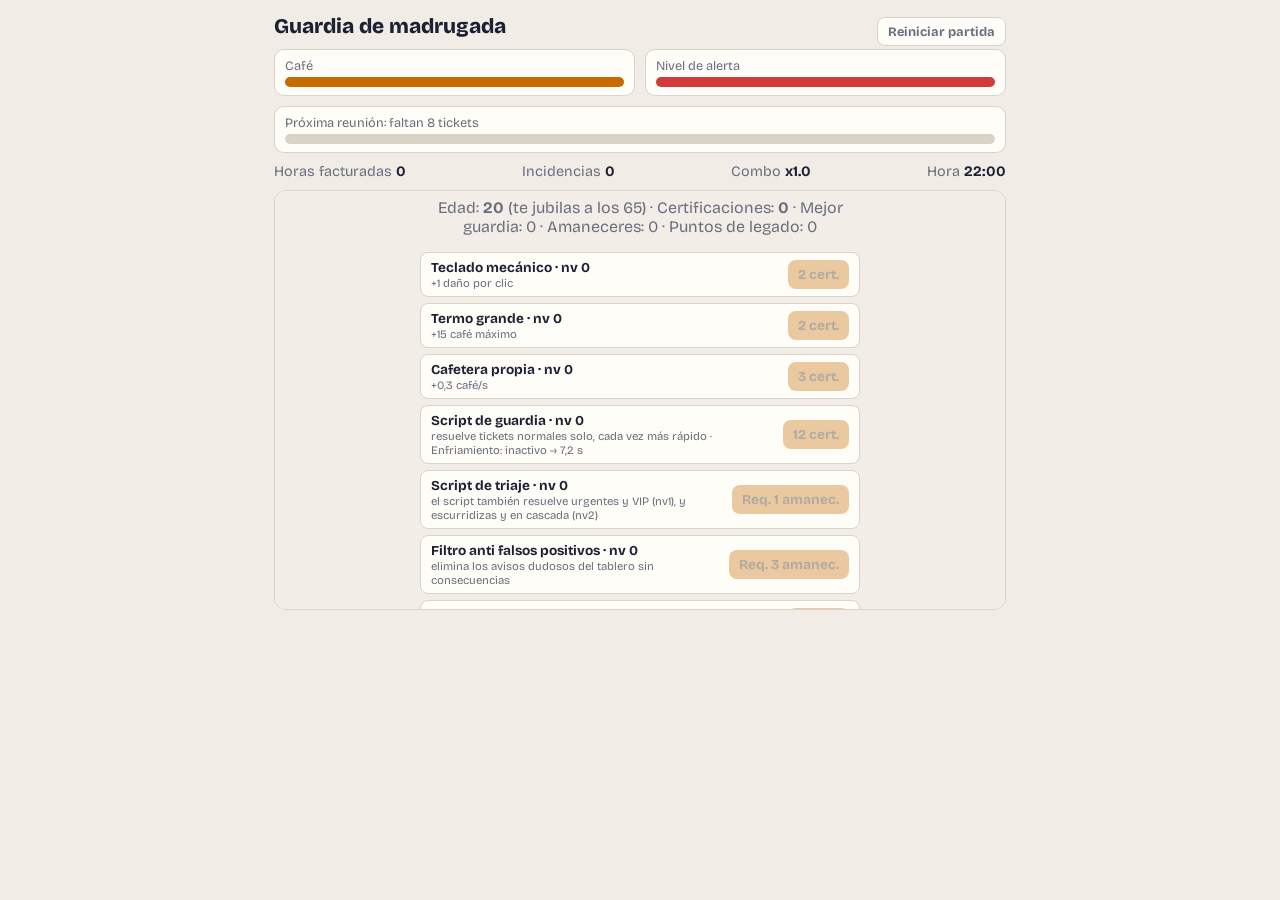
<file: Guardia de madrugada.html>
<!DOCTYPE html>
<html lang="es">
<head>
<meta charset="utf-8">
<meta name="viewport" content="width=device-width, initial-scale=1, viewport-fit=cover">
<title>Guardia de madrugada</title>
<link href="https://fonts.googleapis.com/css2?family=Bricolage+Grotesque:wght@400;700;800&display=swap" rel="stylesheet">
<style>
:root{--bg:#f1ede6;--panel:#fffdf8;--ink:#1d2033;--mute:#6a6d80;--line:#d9d3c7;--amber:#c76a00;--alert:#d23b3b;--ok:#2d7a5a;--tk:#fffaf0;
box-sizing:border-box;padding-top:env(safe-area-inset-top,0px);padding-bottom:env(safe-area-inset-bottom,0px)}
@media (prefers-color-scheme:dark){:root:not([data-theme="light"]){--bg:#12142a;--panel:#1b1e3a;--ink:#ece8dd;--mute:#9a9cb8;--line:#2e3260;--amber:#ffb454;--alert:#ff6b6b;--ok:#5fd0a0;--tk:#262a4d}}
:root[data-theme="dark"]{--bg:#12142a;--panel:#1b1e3a;--ink:#ece8dd;--mute:#9a9cb8;--line:#2e3260;--amber:#ffb454;--alert:#ff6b6b;--ok:#5fd0a0;--tk:#262a4d}
*{box-sizing:border-box}html,body{margin:0;background:var(--bg);color:var(--ink);font-family:"Bricolage Grotesque",system-ui,sans-serif}
main{max-width:760px;margin:0 auto;padding:14px}
h1{font-size:1.3rem;font-weight:800;margin:0 0 10px}
.hud{display:grid;grid-template-columns:1fr 1fr;gap:10px;margin-bottom:10px}
.m{background:var(--panel);border:1px solid var(--line);border-radius:10px;padding:8px 10px}
.m b{display:block;font-size:.8rem;font-weight:400;color:var(--mute);margin-bottom:4px}
.bar{height:10px;background:var(--line);border-radius:6px;overflow:hidden}.bar i{display:block;height:100%;width:100%}
#cafe{background:var(--amber)}#alerta{background:var(--alert)}
.stats{display:flex;justify-content:space-between;font-size:.9rem;margin-bottom:10px;color:var(--mute)}.stats span b{color:var(--ink)}
#arena{position:relative;height:min(56vh,420px);background:var(--panel);border:1px solid var(--line);border-radius:12px;overflow:hidden;touch-action:manipulation;user-select:none}
.tk{position:absolute;width:132px;padding:7px 8px;background:var(--tk);border:2px solid var(--line);border-left:6px solid var(--amber);border-radius:6px;font-size:.78rem;cursor:pointer;line-height:1.2}
.tk.u{border-left-color:var(--alert)}.tk.c{border-left-color:var(--ok);font-weight:700}
.tk em{display:block;font-style:normal;color:var(--mute);font-size:.7rem;margin-bottom:4px}
.tk .h,.tk .t{height:4px;border-radius:3px;margin-top:3px}.tk .h{background:var(--ok)}.tk .t{background:var(--mute);opacity:.5}
.tk.hit{transform:translateX(3px)}.tk.m{border-left-color:#8a5cff}.tk.k{border-left-color:#e0a030;border-style:dashed}.tk.f{opacity:.7;border-style:dotted}.tk.v{border-left-color:gold}.tk.g{width:190px;border-width:4px;border-left-color:var(--alert);font-weight:800}.tk.b{width:170px;border-width:3px;border-left-color:var(--alert);font-weight:800}
.ov{position:absolute;inset:0;background:color-mix(in srgb,var(--bg) 92%,transparent);display:flex;flex-direction:column;align-items:center;justify-content:center;padding:16px;text-align:center;overflow:auto}
.fl{position:absolute;font-weight:800;font-size:.85rem;pointer-events:none;z-index:20;white-space:nowrap;text-shadow:0 1px 2px var(--bg);animation:fup .9s ease-out forwards}@keyframes fup{to{transform:translateY(-34px);opacity:0}}@media (prefers-reduced-motion:reduce){.fl{animation:none}}.ov{z-index:50}.ov.off{display:none}.ov p{max-width:46ch;margin:6px 0;color:var(--mute)}
button{font:inherit;font-weight:700;background:var(--amber);color:#1d1400;border:0;border-radius:8px;padding:10px 16px;cursor:pointer}
button:disabled{opacity:.35;cursor:not-allowed}button:focus-visible{outline:3px solid var(--ink);outline-offset:2px}
.shop{display:grid;gap:6px;width:100%;max-width:440px;margin:10px 0}
.shop div{display:flex;justify-content:space-between;align-items:center;gap:8px;background:var(--panel);border:1px solid var(--line);border-radius:8px;padding:6px 10px;text-align:left;font-size:.85rem}
.shop small{color:var(--mute);display:block}.shop button{padding:6px 10px;white-space:nowrap}
@media (prefers-reduced-motion:no-preference){.tk{transition:transform .06s}}
</style>
</head>
<body>
<main>
<div style="display:flex;justify-content:space-between;align-items:center;gap:8px"><h1>Guardia de madrugada</h1><button id="rst" style="background:var(--panel);color:var(--mute);border:1px solid var(--line);padding:6px 10px;font-size:.8rem">Reiniciar partida</button></div>
<div class="hud">
 <div class="m"><b>Café <span id="cn"></span></b><div class="bar"><i id="cafe"></i></div></div>
 <div class="m"><b>Nivel de alerta <span id="an"></span></b><div class="bar"><i id="alerta"></i></div></div>
 <div class="m" style="grid-column:1/-1"><b>Próxima reunión: faltan <span id="mt">8</span> tickets</b><div class="bar"><i id="reu" style="width:0;background:var(--ok)"></i></div></div>
</div>
<div class="stats"><span>Horas facturadas <b id="money">0</b></span><span>Incidencias <b id="done">0</b></span><span>Combo <b id="combo">x1.0</b></span><span>Hora <b id="time">22:00</b></span></div>
<div id="arena">
 <div class="ov" id="ov"></div>
</div>
</main>
<script>
const NAMES=["Error 500 en producción","Disco al 100%","Certificado caducado","Backup fallido","“No me va el wifi”","Servidor sin ping","Deploy roto","Contraseña olvidada","Base de datos lenta","VPN caída"];
const UP=[
 {k:"pow",n:"Teclado mecánico",d:"+1 daño por clic",c:2},
 {k:"cafe",n:"Termo grande",d:"+15 café máximo",c:2},
 {k:"regen",n:"Cafetera propia",d:"+0,3 café/s",c:3},
 {k:"auto",n:"Script de guardia",d:"resuelve tickets normales solo, cada vez más rápido",c:12,g:2},{k:"autoT",n:"Script de triaje",d:"el script también resuelve urgentes y VIP (nv1), y escurridizas y en cascada (nv2)",c:15,g:2.2,max:2,need:1},{k:"filt",n:"Filtro anti falsos positivos",d:"elimina los avisos dudosos del tablero sin consecuencias",c:25,g:2,max:1,need:3},
 {k:"alert",n:"Buena reputación",d:"+15 alerta máxima",c:3},
 {k:"mult",n:"Tarifa de consultor",d:"+25% horas facturadas",c:4}];
const DEF={pow:0,cafe:0,regen:0,auto:0,autoT:0,filt:0,alert:0,mult:0,certs:0,best:0,dawns:0,age:20,runs:0,lifeH:0,lifeD:0,leg:0,ret:0,L1:0,L2:0,L3:0};let P=Object.assign({},DEF);
try{const s=localStorage.getItem("gdm");if(s)P=Object.assign(P,JSON.parse(s))}catch(e){}
const save=()=>{try{localStorage.setItem("gdm",JSON.stringify(P))}catch(e){}};
const $=id=>document.getElementById(id),arena=$("arena"),ov=$("ov");
const DAY=240,clk=t=>{const m=(1320+Math.floor(Math.min(t,DAY)/DAY*480))%1440;return String(m/60|0).padStart(2,"0")+":"+String(m%60).padStart(2,"0")};
let R=null,last=0,raf=0;
const cd=n=>n>0?Math.max(2,8-n*.8).toFixed(1).replace(".",",")+" s":"inactivo";
const LG=[{k:"L1",n:"Ahorros",d:"empiezas cada carrera con 3 certificaciones por nivel"},{k:"L2",n:"Contactos",d:"+10% horas facturadas por nivel"},{k:"L3",n:"Experiencia",d:"+1 de daño por clic por nivel"}];
const cost=u=>Math.ceil(u.c*Math.pow(u.g||1.55,P[u.k]));
function start(){
 arena.querySelectorAll(".tk").forEach(e=>e.remove());
 R={cafe:40+15*P.cafe,cafeMax:40+15*P.cafe,alert:0,alertMax:60+15*P.alert,money:0,done:0,t:0,sp:0,au:0,tk:[],on:true,pk:{},combo:0,ct:0,boss:0,next:8,prev:0,lv:0,paused:false};
 ov.classList.add("off");last=performance.now();raf=requestAnimationFrame(loop);
}
function spawn(ft){
 if(R.tk.length>=12&&!ft)return;
 const r=Math.random(),type=ft||(r<.08?"c":r<.2?"u":r<.3?"m":r<.38?"k":r<.46?"f":r<.52?"v":"n"),scale=1+R.t/55;
 const hp=type==="c"?1:Math.ceil({u:6,n:3,m:3,k:3,f:2,v:4,b:28,g:40}[type]*scale),ttl={u:6,c:5,n:9,m:8,k:8,f:7,v:4,b:15,g:35}[type]*(1+.25*(R.pk.time||0))*(type==="u"&&R.pk.greed?.7:1)*(type==="b"||type==="g"?1:1-.3*Math.min(1,R.t/DAY));
 const el=document.createElement("div");el.className="tk "+type;
 el.innerHTML="<em>"+({u:"URGENTE",c:"Descanso",m:"Escurridiza",k:"En cascada",f:"Aviso dudoso",v:"Cliente VIP",b:"JEFE",g:"JEFE FINAL"}[type]||"Ticket")+"</em>"+(type==="c"?"Máquina de café":type==="f"?"Posible falsa alarma":type==="b"?"Caída total del servicio":type==="g"?"EL SERVIDOR LEGACY":NAMES[Math.random()*NAMES.length|0])+'<div class="h"></div><div class="t"></div>';
 el.style.left=Math.random()*(arena.clientWidth-(type==="b"||type==="g"?180:140))+"px";el.style.top=Math.random()*(arena.clientHeight-80)+"px";
 const o={el,hp,max:hp,ttl,life:ttl,type,x:parseFloat(el.style.left),y:parseFloat(el.style.top),vx:(Math.random()-.5)*160,vy:(Math.random()-.5)*160};
 el.addEventListener("pointerdown",ev=>{ev.preventDefault();hitT(o)});
 arena.appendChild(el);R.tk.push(o);
}
function hitT(o){
 if(!R||!R.on||R.paused||R.cafe<1)return;
 if(o.type==="f"){R.cafe=Math.max(0,R.cafe-3);R.alert+=10;fl(o,"-3 café, +10 alerta","var(--alert)");kill(o);return}
 R.cafe-=1;const cr=Math.random()<.1+.15*(R.pk.crit||0);o.hp-=(1+P.pow+P.L3)*(cr?3:1);if(cr){o.el.style.outline="3px solid var(--amber)";setTimeout(()=>o.el.style.outline="",200)}if(R.pk.area)R.tk.filter(x=>x!==o&&x.type!=="c"&&(x.type!=="f"||!R.pk.safe)).sort(()=>Math.random()-.5).slice(0,R.pk.area).forEach(x=>{if(x.type==="f"){R.cafe=Math.max(0,R.cafe-3);R.alert+=10;fl(x,"-3 café, +10 alerta","var(--alert)");kill(x);return}x.hp-=1;if(x.hp<=0)solve(x);else x.el.querySelector(".h").style.width=(x.hp/x.max*100)+"%"});o.el.classList.add("hit");setTimeout(()=>o.el.classList.remove("hit"),60);
 if(o.hp<=0)solve(o);else o.el.querySelector(".h").style.width=(o.hp/o.max*100)+"%";
}
function solve(o,fromAuto){
 if(o.type==="c"){R.cafe=Math.min(R.cafeMax,R.cafe+15);fl(o,"+15 café","var(--ok)")}
 else{R.combo++;R.ct=3;const tm={u:R.pk.greed?3:2,v:4,b:5,g:8}[o.type]||1;const gn=Math.round(o.max*(1+.25*P.mult)*tm*(1+.1*P.L2)*(1+.1*Math.min(R.combo,15)));R.money+=gn;fl(o,"+"+gn+" h","var(--amber)");R.done++;R.alert=Math.max(0,R.alert-.5-1.5*(R.pk.calm||0));if(R.pk.coffee)R.cafe=Math.min(R.cafeMax,R.cafe+R.pk.coffee);if(o.type==="b"||o.type==="g")R.cafe=R.cafeMax;if(R.done>=R.next){R.prev=R.next;R.next+=16+8*R.lv;R.lv++;meeting()}}
 kill(o);
}
const PK=[{k:"area",n:"Clic en área",d:"Cada clic daña también a 1 ticket más al azar, ¡aunque sea un aviso dudoso!"},{k:"greed",n:"Horas extra",d:"Los urgentes pagan x3 pero caducan antes"},{k:"coffee",n:"Cafetera en la mesa",d:"+1 café por cada resolución"},{k:"time",n:"Prórroga de plazos",d:"+25% de tiempo en incidencias nuevas"},{k:"crit",n:"Dedos de pianista",d:"+15% de probabilidad de crítico (x3)"},{k:"calm",n:"Reunión de equipo",d:"Al resolver un ticket, la alerta baja 1,5 más por nivel (base: 0,5)"},{k:"safe",n:"Clic selectivo",d:"El daño en área ignora los avisos dudosos (requiere Clic en área)",need:"area"}];
function meeting(){R.paused=true;const o=PK.filter(p=>!p.need||R.pk[p.need]).sort(()=>Math.random()-.5).slice(0,3);ov.innerHTML='<h2>Reunión de las 3 a.m.</h2><p>Elige una mejora para esta guardia.</p><div class="shop">'+o.map(p=>'<div><span><b>'+p.n+(R.pk[p.k]?' · nv '+R.pk[p.k]:'')+'</b><small>'+p.d+'</small></span><button data-p="'+p.k+'">Elegir</button></div>').join("")+'</div>';ov.classList.remove("off");ov.querySelectorAll("[data-p]").forEach(b=>b.onclick=()=>{R.pk[b.dataset.p]=(R.pk[b.dataset.p]||0)+1;ov.classList.add("off");R.paused=false})}
function fl(o,t,c){const e=document.createElement("div");e.className="fl";e.textContent=t;e.style.left=Math.max(0,Math.min(arena.clientWidth-100,o.x))+"px";e.style.top=o.y+"px";e.style.color=c;arena.appendChild(e);setTimeout(()=>e.remove(),900)}
function expire(o){if(o.type!=="c"&&o.type!=="f"){const a=o.type==="g"?R.alertMax:({u:14,b:25,v:4})[o.type]||7;R.alert+=a;if(o.type==="g")R.leg=1;fl(o,o.type==="g"?"¡SE HA CAÍDO TODO!":"+"+a+" alerta","var(--alert)");R.combo=0;if(o.type==="k"){spawn("n");spawn("n")}}kill(o)}
function kill(o){o.el.remove();R.tk=R.tk.filter(x=>x!==o)}
function loop(now){
 if(!R||!R.on)return;
 const dt=Math.min(.1,(now-last)/1000);last=now;if(R.paused){raf=requestAnimationFrame(loop);return}R.t+=dt;
 R.cafe=Math.min(R.cafeMax,R.cafe+(.8+.3*P.regen)*dt);
 R.boss+=dt;if(R.boss>=60){R.boss=0;spawn("b")}if(!R.fb&&R.t>=DAY*.82){R.fb=1;spawn("g");fl({x:10,y:6},"¡EL SERVIDOR LEGACY SE HA CAÍDO!","var(--alert)")}R.ct-=dt;if(R.ct<=0)R.combo=0;R.sp+=dt;if(R.sp>=Math.max(.4,1.5-R.t/80)){R.sp=0;spawn()}
 if(P.auto>0){R.au+=dt;if(R.au>=Math.max(2,8-P.auto*.8)){R.au=0;const ok=["n"].concat(P.autoT>0?["u","v"]:[],P.autoT>1?["m","k"]:[]);const t=R.tk.find(x=>ok.includes(x.type));if(t)solve(t,1)}}
 for(const o of R.tk.slice()){
  if(P.filt&&o.type==="f"&&o.life<o.ttl-1.5){kill(o);continue}o.life-=dt;o.el.querySelector(".t").style.width=(o.life/o.ttl*100)+"%";
  if(o.type==="m"){const mx=arena.clientWidth-134,my=arena.clientHeight-70;o.x=Math.min(mx,Math.max(0,o.x+o.vx*dt));o.y=Math.min(my,Math.max(0,o.y+o.vy*dt));if(o.x<=0||o.x>=mx)o.vx*=-1;if(o.y<=0||o.y>=my)o.vy*=-1;o.el.style.left=o.x+"px";o.el.style.top=o.y+"px"}
  if(o.life<=0)expire(o)}
 hud();
 if(R.t>=DAY){R.won=true;return end("Son las 06:00. Has aguantado la noche y llega el relevo. Te vas a casa.",true)}
 if(R.alert>=R.alertMax)return end(R.leg?"El servidor legacy se ha caído del todo y se lleva tu guardia por delante.":"Te han despedido. Demasiadas incidencias sin resolver.");
 if(R.cafe<1&&!R.tk.length&&R.t>3)return end("Te quedas dormido sobre el teclado.");
 raf=requestAnimationFrame(loop);
}
function hud(){
 $("cafe").style.width=(R.cafe/R.cafeMax*100)+"%";$("alerta").style.width=(R.alert/R.alertMax*100)+"%";
 $("money").textContent=R.money;$("combo").textContent="x"+(1+.1*Math.min(R.combo,15)).toFixed(1);$("reu").style.width=Math.min(100,(R.done-R.prev)/(R.next-R.prev)*100)+"%";$("mt").textContent=Math.max(0,R.next-R.done);$("cn").textContent=Math.floor(R.cafe)+"/"+R.cafeMax;$("an").textContent=Math.min(R.alertMax,Math.round(R.alert))+"/"+R.alertMax;$("done").textContent=R.done;$("time").textContent=clk(R.t);
}
function retire(){const D=P.lifeD,H=P.lifeH;const e=D<10?['Jubilación forzosa','La empresa te prejubila con una caja de cartón y una taza conmemorativa.']:D>=35&&H>=6000?['Jubilación dorada','Casa en la playa, acciones y un servidor en la mesilla por si acaso. Nadie te llama a las 3 a.m.']:D>=20?['Jubilación tranquila','Un pueblo, un huerto y el móvil siempre en silencio. Casi.']:['Prejubilación con indemnización','Aguantaste lo justo para que pagarte fuera más barato que echarte.'];const lp=Math.floor(D*2+H/500)+(D>=35?10:0);P.leg+=lp;P.ret++;Object.assign(P,{age:20,runs:0,lifeD:0,lifeH:0,dawns:0,pow:0,cafe:0,regen:0,auto:0,autoT:0,filt:0,alert:0,mult:0,certs:3*P.L1});save();ov.innerHTML='<h2>'+e[0]+'</h2><p>'+e[1]+'</p><p>Noches completadas: <b>'+D+'</b> de 45 · Horas de la carrera: <b>'+H+'</b></p><p>Ganas <b>'+lp+' puntos de legado</b>. Empiezas una nueva carrera a los 20 años.</p><button id="go">Ver legado</button>';ov.classList.remove('off');$('go').onclick=()=>shop('',0)}
function end(msg,win){
 R.on=false;R.tk.forEach(o=>o.el.remove());R.tk=[];const g=Math.floor(R.money/25)+(win?5:0);P.certs+=g;if(win)P.dawns=(P.dawns||0)+1;P.best=Math.max(P.best,R.money);P.age++;P.runs++;P.lifeH+=R.money;if(win)P.lifeD++;save();if(P.age>=65)return retire();shop(msg,g);
}
function shop(msg,g){
 const lrows=LG.map(u=>{const c=Math.ceil(5*Math.pow(1.8,P[u.k]));return '<div><span><b>'+u.n+' · nv '+P[u.k]+'</b><small>'+u.d+'</small></span><button data-l="'+u.k+'"'+(P.leg<c?" disabled":"")+'>'+c+' pts</button></div>'}).join("");
 const rows=UP.map(u=>'<div><span><b>'+u.n+' · nv '+P[u.k]+'</b><small>'+u.d+(u.k==="auto"?' · Enfriamiento: '+cd(P.auto)+' → '+cd(P.auto+1):'')+'</small></span><button data-k="'+u.k+'"'+(P.certs<cost(u)||P[u.k]>=(u.max||99)||(u.need||0)>P.dawns?" disabled":"")+'>'+((u.need||0)>P.dawns?'Req. '+u.need+' amanec.':P[u.k]>=(u.max||99)?'máx.':cost(u)+' cert.')+'</button></div>').join("");
 ov.innerHTML='<h2>'+(msg?(R&&R.won?"¡Amanecer!":"Fin de la guardia"):"Guardia de madrugada")+'</h2><p>'+(msg||"Resiste desde las 22:00 hasta las 06:00. Aplasta incidencias antes de que suban la alerta. Cada clic gasta café, y las máquinas de café lo recuperan. Si llegas al amanecer, ganas.")+'</p>'+
 (msg?'<p>Facturaste <b>'+R.money+'</b> horas y ganas <b>+'+g+' certificaciones</b>.</p>':"")+
 '<p>Edad: <b>'+P.age+'</b> (te jubilas a los 65) · Certificaciones: <b>'+P.certs+'</b> · Mejor guardia: '+P.best+' · Amaneceres: '+(P.dawns||0)+' · Puntos de legado: '+P.leg+'</p><div class="shop">'+rows+'</div>'+(P.ret>0||P.leg>0?'<p><b>Legado</b> (permanente, se compra con puntos de legado)</p><div class="shop">'+lrows+'</div>':'')+'<button id="go">'+(msg?"Cambiar de empresa y empezar":"Empezar guardia")+'</button>';
 ov.classList.remove("off");
 ov.querySelectorAll("[data-k]").forEach(b=>b.onclick=()=>{const u=UP.find(x=>x.k===b.dataset.k),c=cost(u);if(P.certs>=c&&P[u.k]<(u.max||99)&&(u.need||0)<=P.dawns){P.certs-=c;P[u.k]++;save();shop(msg,g)}});
 ov.querySelectorAll("[data-l]").forEach(b=>b.onclick=()=>{const k=b.dataset.l,c=Math.ceil(5*Math.pow(1.8,P[k]));if(P.leg>=c){P.leg-=c;P[k]++;save();shop(msg,g)}});$("go").onclick=start;
}
shop("",0);
addEventListener("keydown",e=>{if(e.key==="J"&&e.shiftKey){P.age=64;save()}});let rt=0;$("rst").onclick=()=>{const b=$("rst");if(!rt){b.textContent="¿Seguro? Se borra todo";rt=setTimeout(()=>{rt=0;b.textContent="Reiniciar partida"},3000);return}clearTimeout(rt);rt=0;b.textContent="Reiniciar partida";if(R){R.on=false;cancelAnimationFrame(raf)}R=null;arena.querySelectorAll(".tk").forEach(e=>e.remove());P=Object.assign({},DEF);save();["money","done","time"].forEach(i=>$(i).textContent=0);$("combo").textContent="x1.0";$("time").textContent="22:00";$("reu").style.width="0";$("mt").textContent=8;$("cafe").style.width="100%";$("alerta").style.width="0";shop("",0)};
</script>
</body>
</html>
</file>
